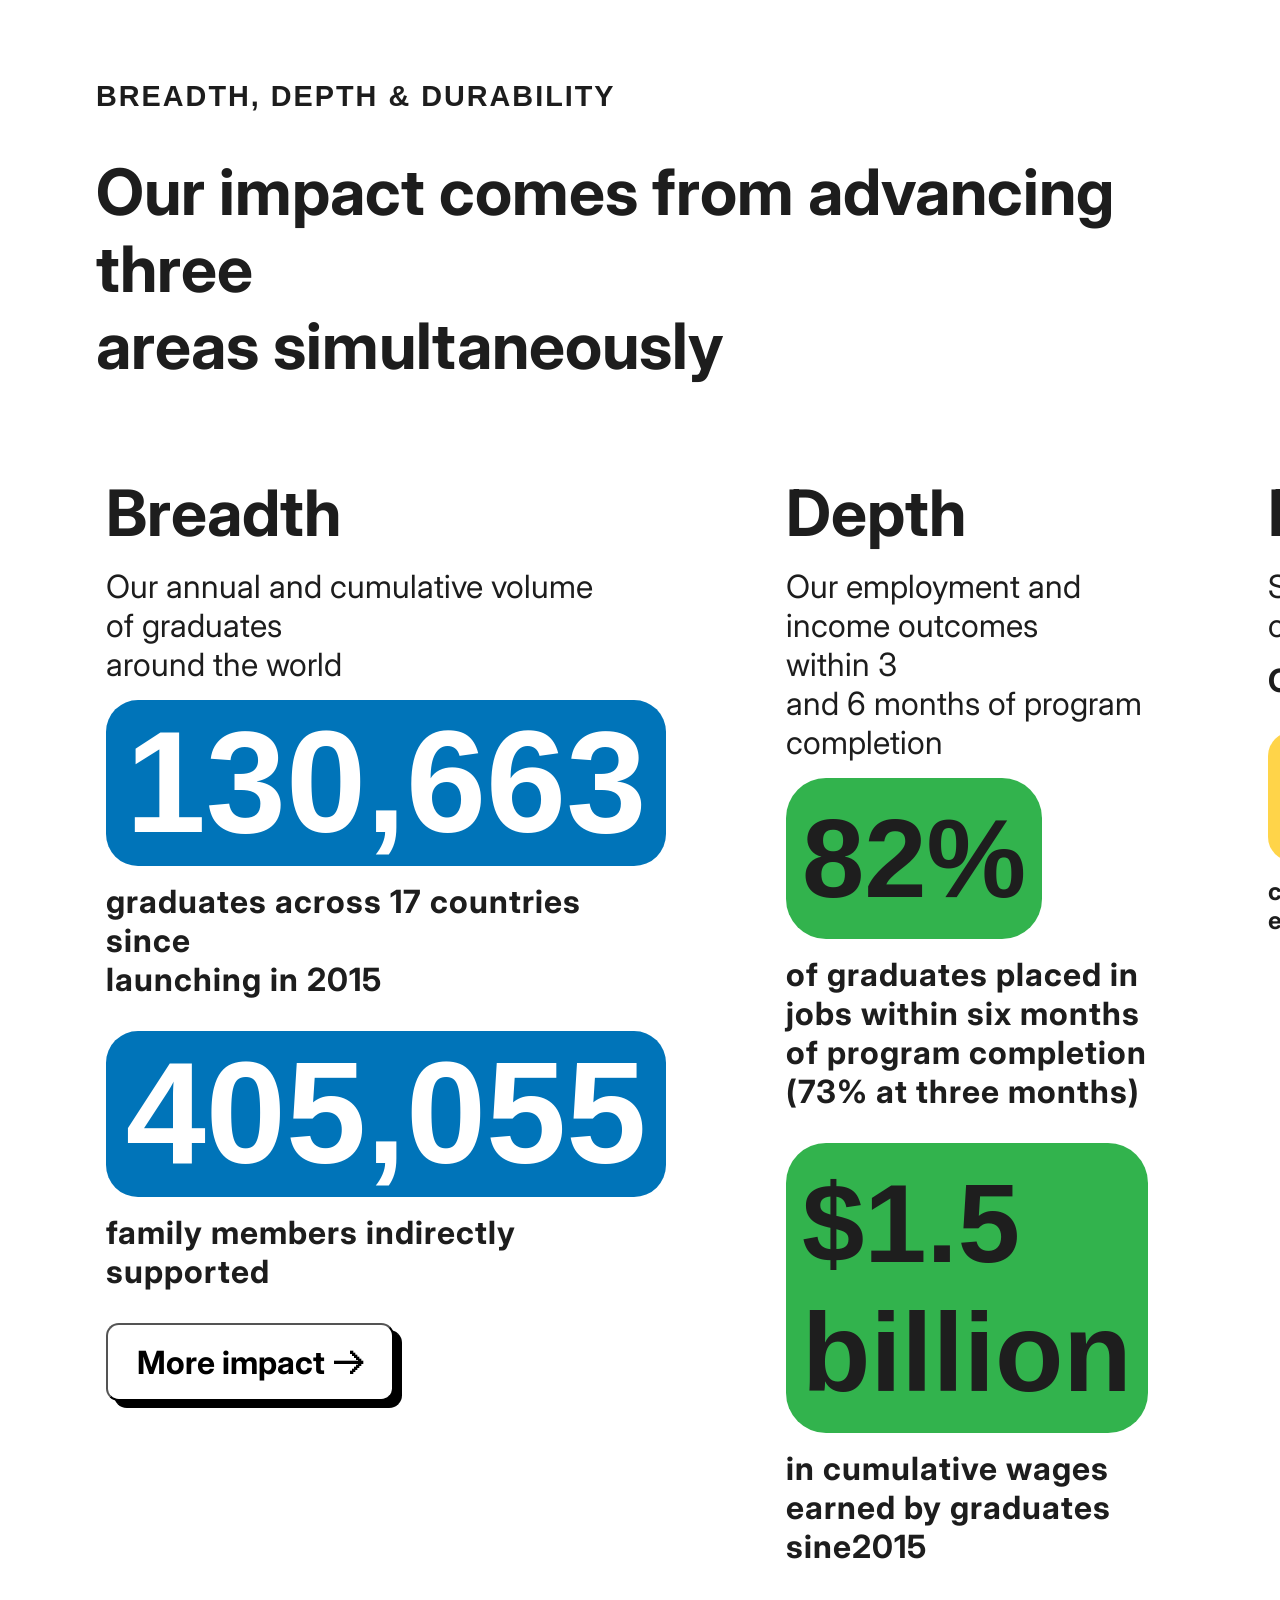
<file: index.html>
<!DOCTYPE html>
<html lang="en">
<head>
    <meta charset="UTF-8">
    <meta name="viewport" content="width=device-width, initial-scale=1.0">
    <title>CSS:Homework</title>
    <link rel="stylesheet" href="style.css">
</head>
<body>
  <section class="small-header">BREADTH, DEPTH & DURABILITY</section> 
  <section class="bold_header">Our impact comes from advancing three <br> areas simultaneously</section>
  <div class="main-container">
    <div class="box-1">
      <h2>Breadth</h2>
      <p>Our annual and cumulative volume of graduates <br> around the world</p>
        <div class="bg-box1">130,663</div>
        <div class="description">graduates across 17 countries since<br>launching in 2015</div>
        <div class="bg-box1">405,055</div>
        <div class="description">family members indirectly supported</div>
        <button class="button">More impact 🡢</button>
      </div>
    <div class="box-2">
      <h2>Depth</h2>
      <p>Our employment and income outcomes within 3 <br> and 6 months of program completion</p>
        <div class="bg-box2">82%</div>
        <div class="description">of graduates placed in jobs within six months<br>of program completion (73% at three months)</div>
        <div class="bg-box2">$1.5 billion</div>
        <div class="description">in cumulative wages earned by graduates<br>sine2015</div>
    </div>
    <div class="box-3">
      <h2>Durability</h2>
      <p>Sustained employment, income, and well-being <br> outcomes over time.</p>
        <div class="bg-box3">
          <div class="description">Our alumni 2-5 years after graduation:</div>
            <div class="box-3-column"><h3 class="box3-column1">76%</h3> <h3 class="box3-column2">58%</h3> <h3 class="box3-column3">36%</h3></div>
        <div class="box3-column-description">
        <div class="description-box3">continue to be<br>employed</div>
        <div class="description-box3">earn a living wage<br>(20% above<br>minimum wage)</div>
        <div class="description-box3">are able to save<br>money</div>    
    </div>
    <div class="icom"></div>
      <div class="arrow"></div>
  </div> 
</body>
</html>
</file>
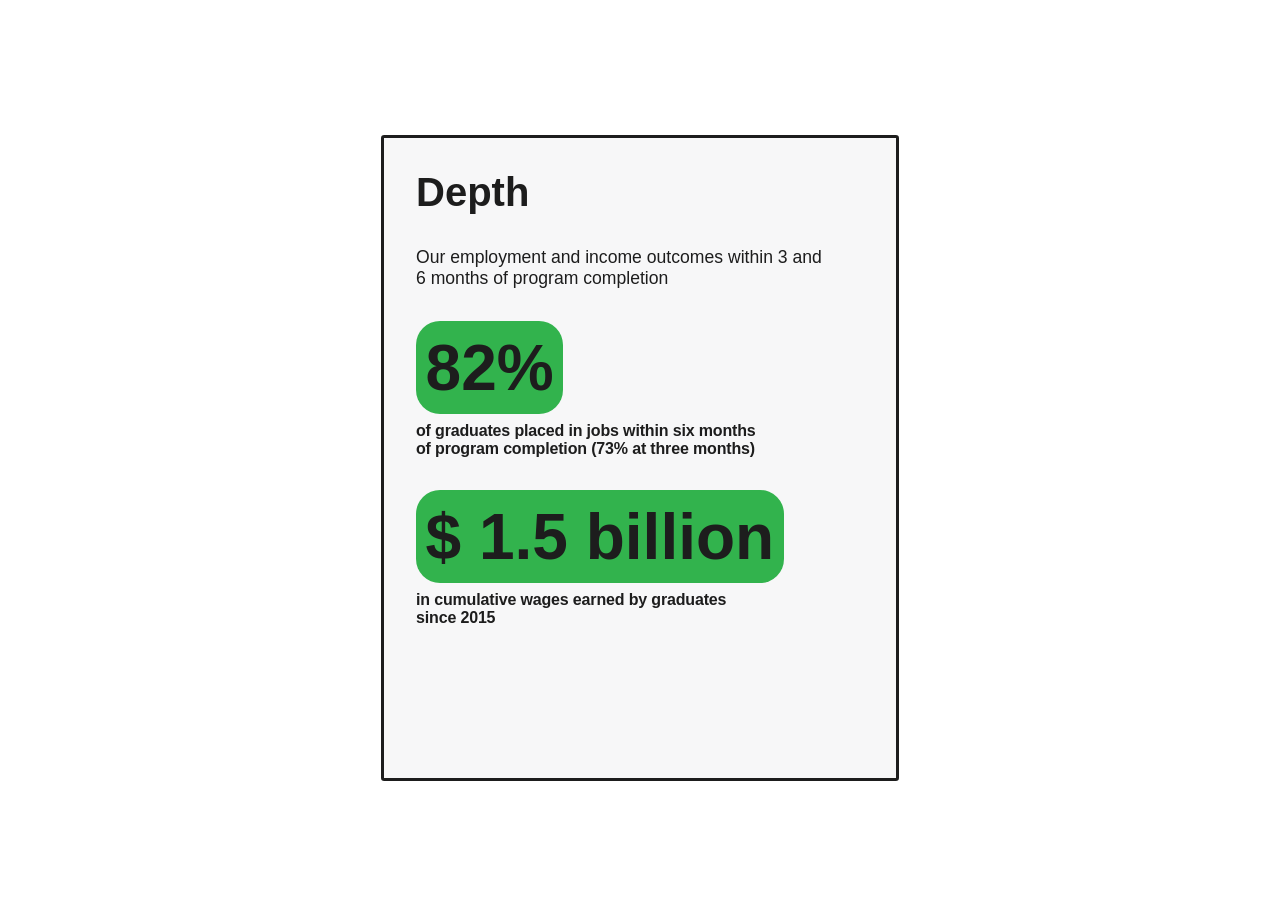
<file: exercise/exercise-1/index.html>
<!DOCTYPE html>
<html lang="en">
<head>
    <meta charset="UTF-8">
    <meta name="viewport" content="width=device-width, initial-scale=1.0">
    <title>Depth</title>
    <link rel="stylesheet" href="style.css">
</head>
<body>
    <div class="main-container" >
        <div class="header">Depth</div>
        <p>Our employment and income outcomes within 3 and<br>6 months of program completion</p>
        <div class="statistics">82%</div>
        <div class="description">of graduates placed in jobs within six months<br>of program completion (73% at three months)</div>
        <div class="statistics">$ 1.5 billion</div>
        <div class="description">in cumulative wages earned by graduates<br>since 2015</div>

    </div>
    
</body>
</html>
</file>
<file: style.css>
@import url('https://fonts.googleapis.com/css2?family=Dela+Gothic+One&family=Inter:ital,opsz,wght@0,14..32,100..900;1,14..32,100..900&family=Poppins:ital,wght@0,100;0,200;0,300;0,400;0,500;0,600;0,700;0,800;0,900;1,100;1,200;1,300;1,400;1,500;1,600;1,700;1,800;1,900&family=Russo+One&display=swap');

/* CSS Reset  */
*{
/* outline: red solid 1px; */
}
*,
*::before,
*::after {
    padding: 0;
    margin: 0;
    box-sizing: border-box;
}
body {
    font-family: 'Inter', sans-serif;
    margin-top: 2rem;
    margin-left: 3rem;
    padding: 3rem;
    overflow: hidden;
    text-align: left;
    color: #1d1d1d;
	max-width: 100%;
   
    
}
input,
button,
textarea,
select {
	font: inherit;
}
p {
	text-wrap: pretty;
}
h1,
h2,
h3,
h4,
h5,
h6 {
	text-wrap: balance;
/* Header */
}
.small-header{
    font-family: Arial, 'sans-serif';
    font-size: 1.8rem;
    font-weight: 700;
    margin-bottom: 2.5rem;
    letter-spacing: 2px;
    
}
.bold_header {
    font-weight: 700;
    font-size: 4rem;
    margin-bottom: 5rem;
}
/* Main Container */
.main-container {
    display: flex;
    max-width: 100%;
    column-gap: 100px;
/* Box flex */
.box-1 {
    flex: 1;
    padding: 10px;
    
    
}
.box-2 {
    flex: 1;
    padding: 10px;
}
.box-3 {
    flex: 1;
    padding: 10px;
    
}
.box-3-column {
    display: flex;
    column-gap: 25px; 
    margin-top: 1rem; 
}
.box3-column-description {
    display: flex;
    column-gap: 60px;
    margin-top: 1rem;  

}
/* style */
h2 {
    font-size: 4rem;
    margin-bottom: 1rem;
    
}
p {
    font-size: 2rem;
    font-weight: 400;
    margin-bottom: 1rem;
    
}
.description {
    font-size: 2rem;
    font-weight: 700;
    margin-top: 1rem;
    margin-bottom: 2rem;
    letter-spacing: 1px;
}
/* box1 */
.bg-box1 {
    font-family: Arial, 'sans-serif';
    color: rgb(255, 255, 255);
    background-color: #0074b9;
    border-radius: 2rem;
    font-size: 9rem;
    font-weight: 700;
    height: auto;
    width: 35rem;
    display: flex;
    justify-content: center;
    -webkit-border-radius: 2rem;
    -moz-border-radius: 2rem;
    -ms-border-radius: 2rem;
    -o-border-radius: 2rem;
}
.button {
    background-color: rgb(255, 255, 255);
    font-weight:700;
    font-size: 2rem;
    width: 18rem;
    height: 4.9rem;
    border-radius: .8rem;
    align-items: center;
    filter: drop-shadow(4px 4px 0px #000000);
    -webkit-filter: drop-shadow(8px 7px 0px #000000);
}
.button:hover {
    background-color: #0074b9;
    color: rgb(255, 255, 255);
    
}
/* box2 */
.bg-box2 {
    font-family: Arial, 'sans-serif';
    color: rgb(30, 30, 30);
    background-color: #32b34d;
    width: fit-content;
    border-radius: 2.5rem;
    font-size: 7rem;
    font-weight: 700;
    padding: 1rem;
}
/* box3 */
.box3-column1 {
    font-family: Arial, 'sans-serif';
    font-size: 10rem;
    font-weight: 700;
    background-color: #ffd449;
    width: fit-content;
    border-radius: 1.5rem;
    font-size: 6rem;
    padding: .6rem;

}
.box3-column2 {
    font-family: Arial, 'sans-serif';
    font-size: 10rem;
    font-weight: 700;
    background-color: #ffd449;
    width: fit-content;
    border-radius: 1.5rem;
    font-size: 6rem;
    padding: .6rem;
}
.box3-column3 {
    font-family: Arial, 'sans-serif';
    font-size: 10rem;
    font-weight: 700;
    background-color: #ffd449;
    width: fit-content;
    border-radius: 1.5rem;
    font-size: 6rem;
    padding: .6rem;
}
.description-box3 {
    font-size: 1.5rem;
    font-weight: 700;
}
</file>
<file: exercise/exercise-1/style.css>
rt url('https://fonts.googleapis.com/css2?family=Dela+Gothic+One&family=Inter:ital,opsz,wght@0,14..32,100..900;1,14..32,100..900&family=Poppins:ital,wght@0,100;0,200;0,300;0,400;0,500;0,600;0,700;0,800;0,900;1,100;1,200;1,300;1,400;1,500;1,600;1,700;1,800;1,900&family=Russo+One&display=swap');

/* CSS Reset  */
/* *{
outline: red solid 1px;
} */
*,
*::before,
*::after {
    padding: 0;
    margin: 0;
    box-sizing: border-box;
}
body {
    font-family: 'Inter', sans-serif;
    overflow: hidden;
    text-align: left;
    color: #1d1d1d;
	max-width: 100%; 
    display: flex;
    justify-content: center;
    align-items: center;
    height: 100vh;
    
  } 
}
input,
button,
textarea,
select {
	font: inherit;
}
p {
	text-wrap: pretty;
}
h1,
h2,
h3,
h4,
h5,
h6 {
	text-wrap: balance;
}
/* main container */
.main-container {
    background-color: #f7f7f8;
    border: solid #1d1d1d;
    width: 32rem;
    height: 40rem;
    border-radius: .2rem;
    
    
}
/* header */
.header {
    font-size: 2.5rem;
    font-weight: 700;
    margin-top: 2rem;
    margin-left: 2rem;
}
/* p */
p {
    font-size: 1.1rem;
    font-weight: 500;
    margin-top: 2rem;
    margin-left: 2rem;
}
/* statistics */
.statistics {
    font-size: 4rem;
    font-weight: 700;
    margin-top: 2rem;
    margin-left: 2rem;
    background-color: #32b34d;
    width: fit-content;
    padding: .6rem;
    border-radius: 1.5rem;
    -webkit-border-radius: 1.5rem;
    -moz-border-radius: 1.5rem;
    -ms-border-radius: 1.5rem;
    -o-border-radius: 1.5rem;
}
/* description */
.description {
    font-size: 1rem;
    font-weight: 800;
    margin-top: .5rem;
    margin-left: 2rem;
    letter-spacing: -.01rem;
}
</file>
